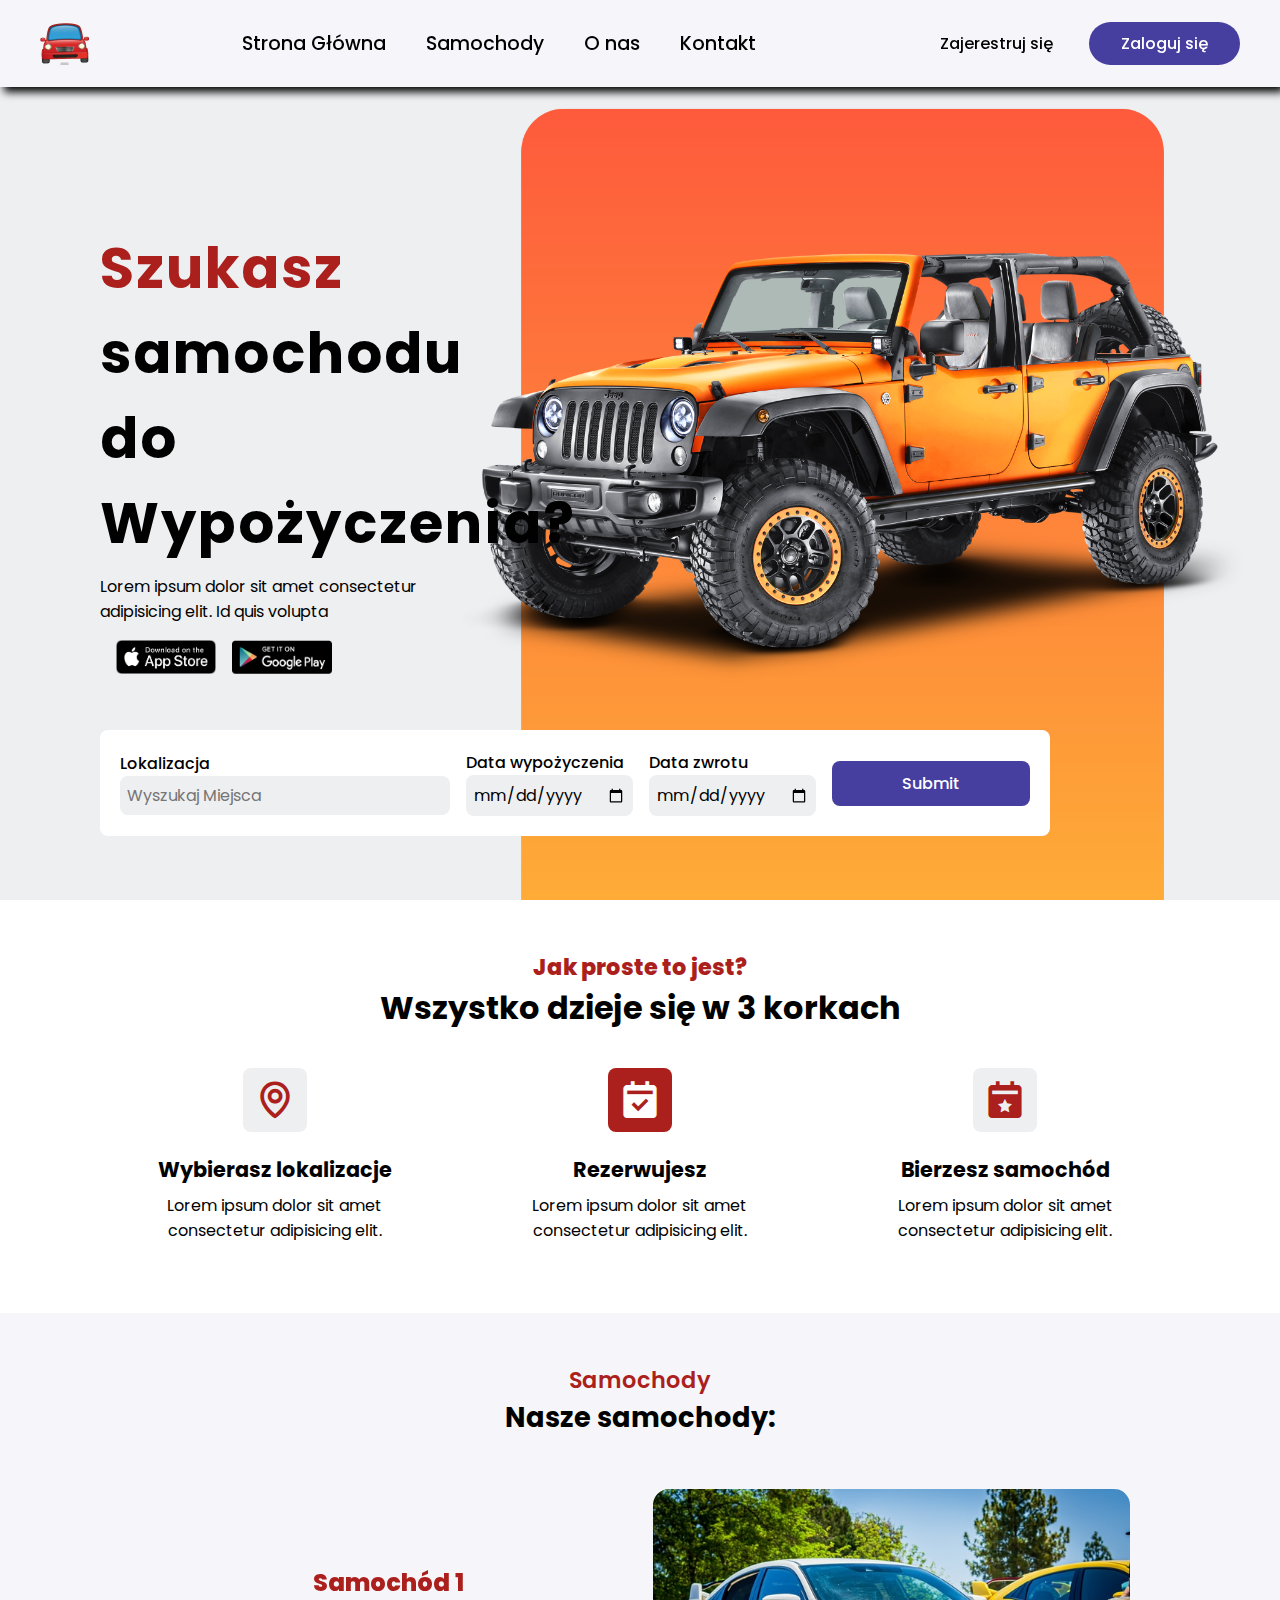
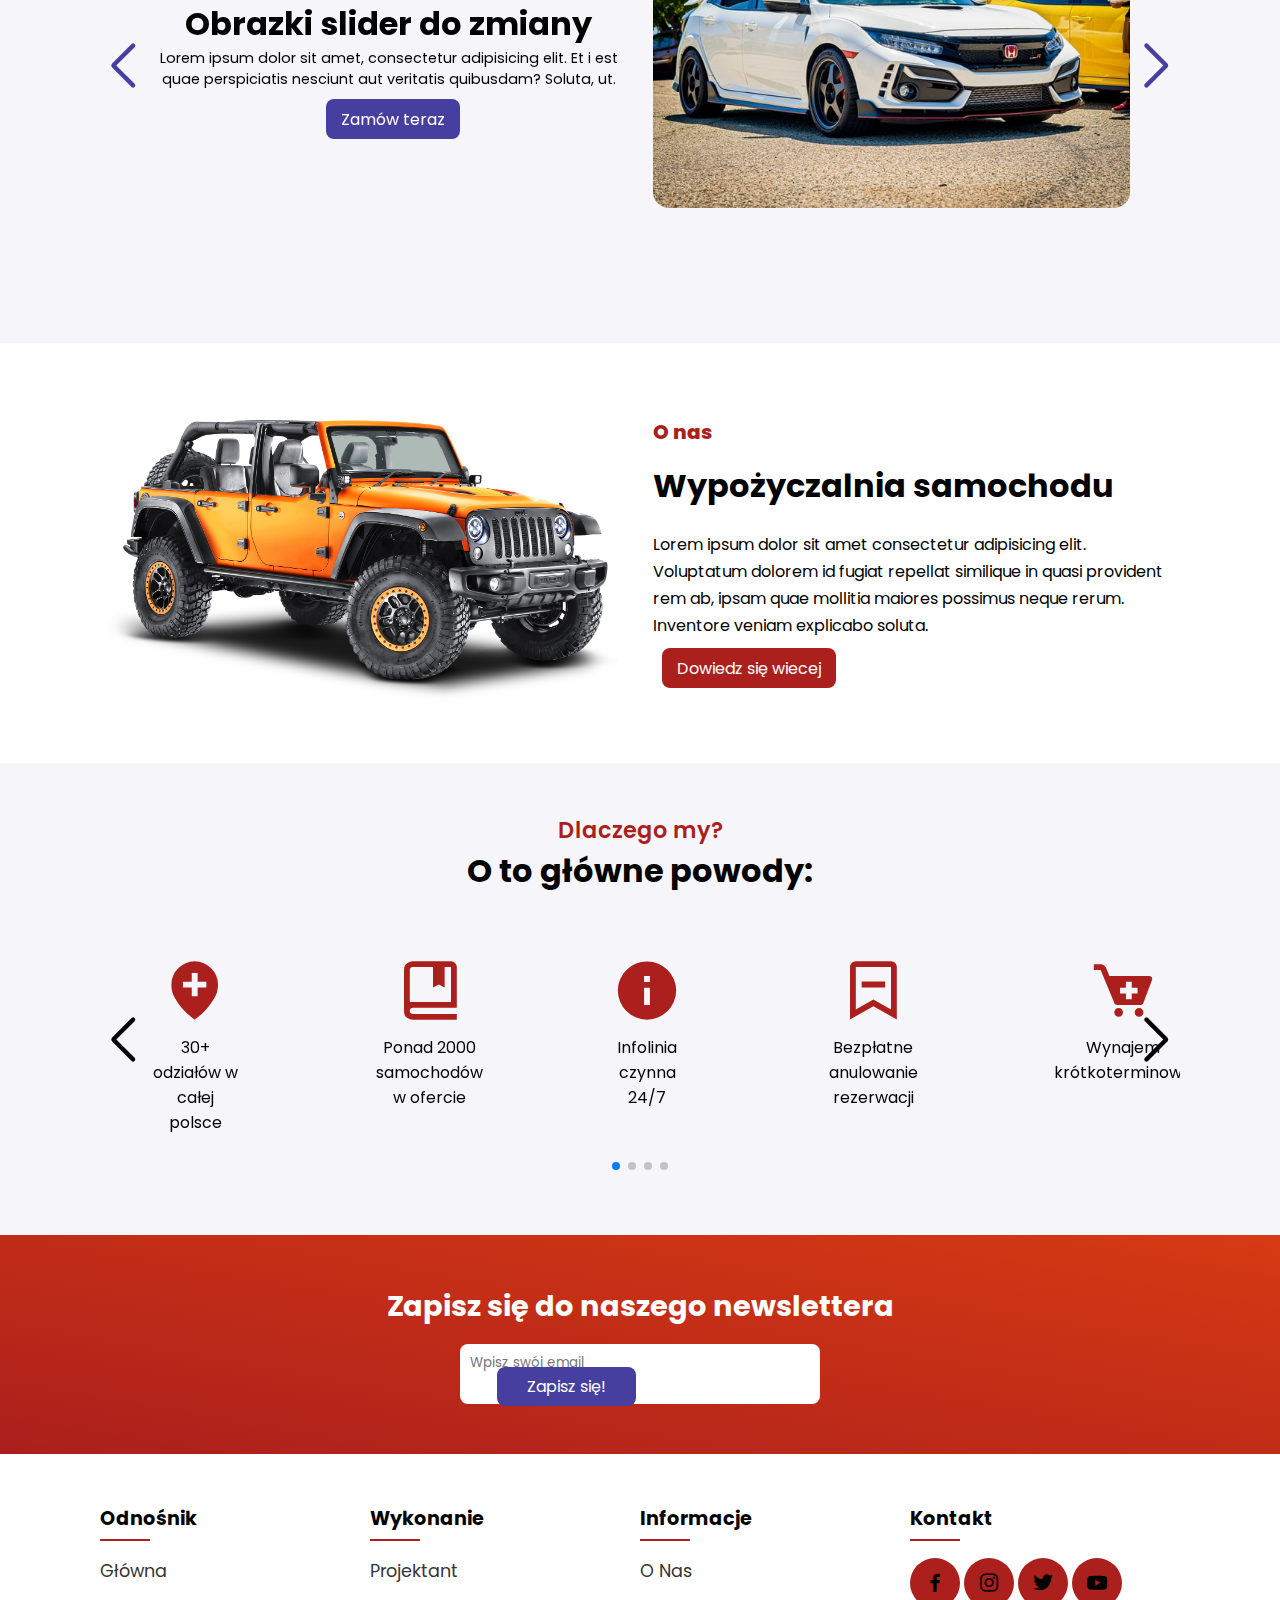
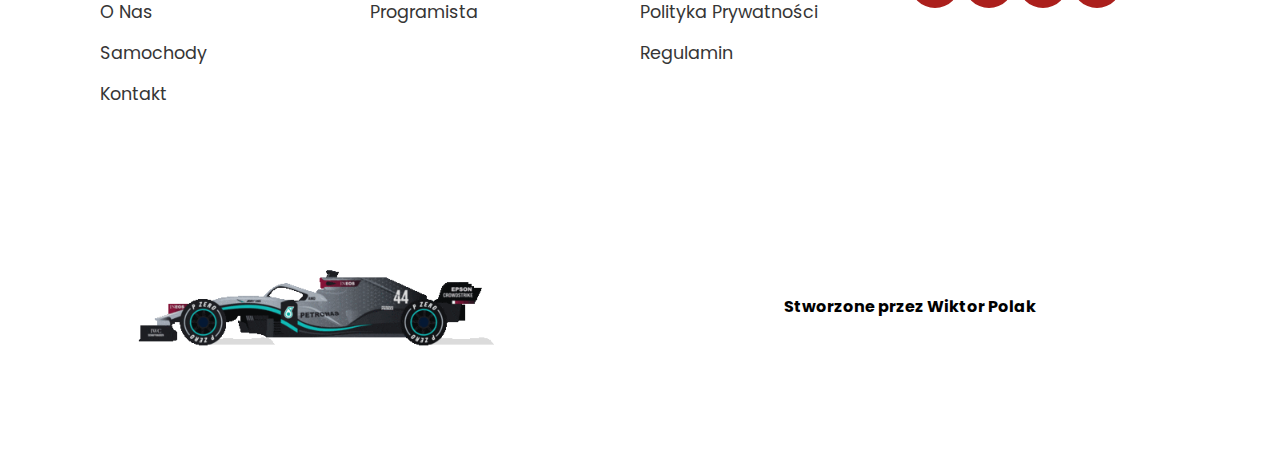
<file: index.html>
<!DOCTYPE html>
<html>
    <head>
        <meta charset="utf-8">
        <meta http-equiv="X-UA-Compatible" content="IE=edge">
        <title>Rental Cars</title>
        <meta name="description" content="">
        <meta name="viewport" content="width=device-width, initial-scale=1">
        <link rel="stylesheet" href="style.css">
        <link rel="stylesheet" href="https://cdn.jsdelivr.net/npm/swiper@10/swiper-bundle.min.css" />

        <link rel="preconnect" href="https://fonts.googleapis.com">
        <link rel="preconnect" href="https://fonts.gstatic.com" crossorigin>
        <link rel="stylesheet"
        href="https://cdn.jsdelivr.net/npm/boxicons@latest/css/boxicons.min.css">
        <link href="https://fonts.googleapis.com/css2?family=Poppins:ital,wght@0,200;0,300;0,400;0,500;0,700;0,800;0,900;1,100&display=swap" rel="stylesheet">
    </head>
    <body>
            <header>
                    <a class="logo" href="#"> <img src="img/200w.webp"></a>
                    <div class="bx bx-menu" id="menu-icon"></div>
                    <ul class="navbar">
                                    <li><a href="#home">Strona Główna</a></li>
                                    <li><a href="#cars">Samochody</a></li>
                                    <li><a href="#about">O nas</a></li>
                                    <li><a href="#cta">Kontakt</a></li>

            
                                </ul>
                                <div class="header-btn">
                                    <a href="loginpanel/register-page.html" class="sign-up">Zajerestruj się</a>
                                    <a href="loginpanel/login-page.html" class="sign-in">Zaloguj się</a>
                                </div>
            </header>   
            <section class="home" id="home">
                    <div class="text">
                        <h1><span>Szukasz</span> samochodu<br> do Wypożyczenia?</h1>
                        <p>Lorem ipsum dolor sit amet consectetur <br> adipisicing elit. Id quis volupta</p>
                            <div class="app-stores">
                                
                                <img src="img/ios.png">
                                <img src="img/512x512.png">
                            </div>
                    </div>
                            <div class="form-container">
                                <form action="">
                                    <div class="input-box">
                                        <span>Lokalizacja</span>
                                        <input type="search" name="" id="" placeholder="Wyszukaj Miejsca">
                                    </div>
                                    <div class="input-box">
                                        <span>Data wypożyczenia</span>
                                        <input type="date" name="" id="">
                                    </div>
                                    <div class="input-box">
                                        <span>Data zwrotu</span>
                                        <input type="date" name="" id="">
                                    </div>      
                              <input type="submit" name="" id="" class="btn">
                                </form>
                            </div>
               
            </section>
            <section class="info" id="info">
                <div class="heading-info">
                
                    <span> Jak proste to jest?</span>
                    <h1> Wszystko dzieje się w 3 korkach</h1>
                  
                </div> 
                <div class="info-container">
                    <div class="box">
                        <div class="box-icon">
                            <i class='bx bx-map'></i>
                        </div>
                        <h1>Wybierasz lokalizacje</h1>
                        <h2>Lorem ipsum dolor sit amet consectetur adipisicing elit. </h2>
                    </div>
                    <div class="box">
                        <div class="box-icon">
                            <i class='bx bxs-calendar-check'></i>
                        </div>
                        <h1>Rezerwujesz</h1>
                        <h2>Lorem ipsum dolor sit amet consectetur adipisicing elit. </h2>
                    </div>
                    <div class="box">
                        <div class="box-icon">
                            <i class='bx bxs-calendar-star'></i>
                        </div>
                        <h1>Bierzesz samochód</h1>
                        <h2>Lorem ipsum dolor sit amet consectetur adipisicing elit. </h2>
                </div>
            </section>


            <section class="cars" id="cars">
                <div class="heading">
                    <span> Samochody </span>
                        <h2> Nasze samochody:</h2>
                </div>
                <div class="swiper cars-silder">
                    <div class="swiper-wrapper wrapper">
                        <div class="swiper-slide slide">
                            <div class="content">
                                <span> Samochód 1</span>
                                <h2>Obrazki slider do zmiany</h2>
                                <p>Lorem ipsum dolor sit amet, consectetur adipisicing elit. Et i est quae perspiciatis nesciunt aut veritatis quibusdam? Soluta, ut.</p>
                                <a href="#" class="btn-slider" id="#home">Zamów teraz</a>
                            </div>
                            <div class="slide-image">
                                <img src="img/car1.jpg">
                            </div>
                        </div>
        
                        <div class="swiper-slide slide">
                            <div class="content">
                                <span>  Samochód  2 </span>
                                <h2>Obrazki slider do zmiany</h2>
                                <p>Lorem ipsum dolor sit amet, consectetur adipisicing elit. Et i est quae perspiciatis nesciunt aut veritatis quibusdam? Soluta, ut.</p>
                                <a href="#" class="btn-slider" id="#home">Zamów teraz</a>
                            </div>
                            <div class="slide-image">
                                <img src="img/car2.jpg">
                            </div>
                        </div>
        
                        <div class="swiper-slide slide">
                            <div class="content">
                                <span> Samochód 3 </span>
                                <h2>Obrazki slider do zmiany</h2>
                                <p>Lorem ipsum dolor sit amet, consectetur adipisicing elit. Et i est quae perspiciatis nesciunt aut veritatis quibusdam? Soluta, ut.</p>
                                <a href="#" class="btn-slider" id="#home">Zamów teraz</a>
                            </div>
                            <div class="slide-image">
                                <img src="img/car3.jpg">
                            </div>
                        </div>
        
                        <div class="swiper-slide slide">
                            <div class="content">
                                <span> Samochód 4 </span>
                                <h2>Obrazki slider do zmiany</h2>
                                <p>Lorem ipsum dolor sit amet, consectetur adipisicing elit. Et i est quae perspiciatis nesciunt aut veritatis quibusdam? Soluta, ut.</p>
                                <a href="#" class="btn-slider" id="#home">Zamów teraz</a>
                            </div>
                            <div class="slide-image">
                                <img src="img/car4.jpg">
                            </div>
                        </div>
        
                        <div class="swiper-slide slide">
                            <div class="content">
                                <span> Samochód 5 </span>
                                <h2>Obrazki slider do zmiany</h2>
                                <p>Lorem ipsum dolor sit amet, consectetur adipisicing elit. Et i est quae perspiciatis nesciunt aut veritatis quibusdam? Soluta, ut.</p>
                                <a href="#" class="btn-slider" id="#home">Zamów teraz</a>
                            </div>
                            <div class="slide-image">
                                <img src="img/car5.jpg">
                            </div>
                        </div>

                        <div class="swiper-slide slide">
                            <div class="content">
                                <span> Samochód 5 </span>
                                <h2>Obrazki slider do zmiany</h2>
                                <p>Lorem ipsum dolor sit amet, consectetur adipisicing elit. Et i est quae perspiciatis nesciunt aut veritatis quibusdam? Soluta, ut.</p>
                                <a href="#" class="btn-slider" id="#home">Zamów teraz</a>
                            </div>
                            <div class="slide-image">
                                <img src="img/car6.jpg">
                            </div>
                        </div>
                        
                    </div>
 
                    <div class="next swiper-button-next" id="next"></div>
                    <div class="prev swiper-button-prev" id="prev"></div>
                </div>
            </section>

            <section class="about" id="about">
                    <div class="about-img">
                        <img id="img" src="img//about.png">
                    </div>
                    <div class="about-text">
                        <span>O nas</span>
                            <h2>Wypożyczalnia samochodu</h2>
                            <p>Lorem ipsum dolor sit amet consectetur adipisicing elit. Voluptatum dolorem id fugiat repellat similique in quasi provident rem ab, ipsam quae mollitia maiores possimus neque rerum. Inventore veniam explicabo soluta.</p>
                            <a href="#" class="btn-about">Dowiedz się wiecej</a>
                        </div>

            </section>
            <section class="whyUs" id="whyUs">
                <div class="heading">
                        <span>Dlaczego my?</span>
                        <h1>O to główne powody:</h1>
                </div>
                    <div class="swiper whyUs-silder">
                        <div class="swiper-wrapper wrapper">
                           
                            <div class="swiper-slide slide">
                                <div class="content">
                                    <span><i class='bx bxs-location-plus'></i></span>
                                    <p>30+ odziałów w całej polsce</p>
                                </div>
                                
                             </div>

                             <div class="swiper-slide slide">
                                <div class="content">
                                    <span><i class='bx bx-book-bookmark'></i></span>
                                    <p>Ponad 2000 samochodów w ofercie</p>
                                </div>
                             </div>

                             <div class="swiper-slide slide">
                                <div class="content">
                                    <span><i class='bx bxs-info-circle'></i></span>
                                    <p>Infolinia czynna 24/7</p>
                                </div>
                             </div>


                             <div class="swiper-slide slide">
                                <div class="content">
                                    <span><i class='bx bx-bookmark-minus'></i></span>
                                    <p>Bezpłatne anulowanie rezerwacji</p>
                                </div>
                             </div>
                            
                             <div class="swiper-slide slide">
                                <div class="content">
                                    <span><i class='bx bxs-cart-add'></i></span>
                                    <p>Wynajem krótkoterminowy</p>
                                </div>
                             </div>

                             <div class="swiper-slide slide">
                                <div class="content">
                                    <span><i class='bx bxs-car'></i></span>
                                    <p>Samochody premium</p>
                                </div>
                             </div>

                             <div class="swiper-slide slide">
                                <div class="content">
                                    <span><i class='bx bx-check-circle'></i></span>
                                    <p>Lorem ipsum dolor sit amet.</p>
                                </div>
                             </div>

                             <div class="swiper-slide slide">
                                <div class="content">
                                    <span><i class='bx bx-check-circle'></i></span>
                                    <p>Lorem ipsum dolor sit amet.</p>
                                </div>
                             </div>


                        </div>
                        <div class="swiper-pagination"></div>
                        <div class="next swiper-button-next" id="whyusNext"></div>
                        <div class="prev swiper-button-prev" id="whyusPrev"></div>
                    </div>
                    
            </section>
            <section class="newsletter" id="newsletter">
                <h2>Zapisz się do naszego newslettera</h2>
                    <div class="box">
                        <input type="text" placeholder="Wpisz swój email">
                            <a href="#" class="btn">Zapisz się!</a>
                    </div>
            </section>

            <section class="cta" id="cta">
                <div class="footer">
                    <div class="main">
                        <div class="col">
                            <h4>Odnośnik</h4>
                            <ul>
                                <li><a href="#home">Główna</a></li>
                                <li><a href="About">O nas</a></li>
                                <li><a href="#">Samochody</a></li>
                                <li><a href="#">Kontakt</a></li>
                            </ul>
                        </div>
                        <div class="col">
                            <h4>Wykonanie</h4>
                            <ul>
                                <li><a href="#">Projektant</a></li>
                                <li><a href="#">Programista</a></li>
                            </ul>
                        </div>
                        <div class="col">
                            <h4>Informacje</h4>
                            <ul>
                                <li><a href="about">O nas </a></li>
                                <li><a href="#">Polityka prywatności</a></li>
                                <li><a href="#">Regulamin</a></li>
                            </ul>
                        </div>
                        <div class="col">
                            <h4>Kontakt</h4>
                            <div class="social">
                                <a href="#"><i class="bx bxl-facebook"></i></a>
                                <a href="#"><i class="bx bxl-instagram"></i></a>
                                <a href="#"><i class="bx bxl-twitter"></i></a>
                                <a href="#"><i class="bx bxl-youtube"></i></a>
                            </div>
                        </div>
                    </div>
                </div>
            </section>

            <section class="via">
                <div class="via-img">
                    <img id="img" src="img/giphy1.gif">
                </div>
                <div class="via-text">
                    <h4>Stworzone przez Wiktor Polak</h4>
                </div>
            </section>
















            <script src="https://cdn.jsdelivr.net/npm/swiper@10/swiper-bundle.min.js"></script>
            <script src="main.js" async defer></script>
    </body>
</html>
</file>
<file: style.css>
*{
    padding: 0;
    margin: 0;
    box-sizing: border-box;
    font-family:  'Poppins', sans-serif;
    scroll-behavior: smooth;
    list-style: none;
    text-decoration: none;

}

html::-webkit-scrollbar- {
    width: 0.5rem;
}
html::-webkit-scrollbar-track {
    background: transparent;
}
html::-webkit-scrollbar-thumb {
    background: var(--main-color);
    border-radius: 5rem;
}


:root{
    --main-color:#AB1F1C;
    --text-color:#010101;
    --bg-color: #ffffff;
    --bg-even-color:#f6f6fa;
    --header-color: #f6f6fa;
    --itmes-color: #473fa0;
    --big-font: 2.5rem;
    --h2-font: 1.25rem;
    --p-font: 0.9rem;
}

*::selection{
    background: var(--main-color);
    color: #fff;
}
body{

    color: var(--text-color);
    background-color: var(--bg-color);

}
section{
    padding: 50px 100px;

}


 /* -----------> START HEADER <---------------- */

 header{
    position: fixed;
    top: 0;
    right: 0;
    width: 100%;
    z-index: 1000;
    display: flex;
    align-items: center;
    justify-content: space-between;
    background: var(--header-color);
    padding: 15px 100px;
    filter:drop-shadow(4px 5px 4px var(--text-color));

 }
 .navbar{
    display: flex;
 }
 .navbar li{
    position: relative;
 }
 .navbar a{
    color: var(--text-color);
    font-size: 1.2rem;
    padding: 10px 20px;
    font-weight: 500;

 }
 .navbar a::after{
    content: '';
    width: 0;
    height: 3px;
    background: var(--main-color);
    position: absolute;
    bottom: -4px;
    left: 0;
    transition: 0.5s;
 }
 .navbar a:hover:after{
    width: 100%;
 }

 #menu-icon{
    font-size: 24px;
    cursor: pointer;
    z-index: 1001;
    display: none;
 }

 .header-btn a{
    padding: 10px 32px;
    color: var(--text-color);
    font-weight: 500;
 }
.header-btn .sign-in{
    background: var(--itmes-color);
    color: #fff;
    border-radius: 1.5rem;
    transition: 0.3s;

}
.header-btn .sign-in:hover{
    background: var(--main-color);

}
 
 .logo img{
    width: 50px;
    

}
/* -----------> END HEADER <---------------- */



/* -----------> START HOME <---------------- */

.home{
    width: 100%;
    min-height: 100vh;
    position: relative;
    background: url(img/Car\ Website\ –\ 1@2x.png);
    background-repeat: no-repeat;
    background-position: center right;
    background-size: cover;
    display: grid;
    align-items: center;
    grid-template-columns: repeat(2, 1fr);
}
.text h1{
    font-size: 3.5rem;
    letter-spacing: 2px;

}
.text span{
    color: var(--main-color);
    
}
.text p{
    margin: 00.5rem 0 1rem;
}
.app-stores{
    display: flex;
}

.app-stores img{
    width: 100px;
    margin-left: 1rem;
    cursor: pointer;

}
.form-container form{
    display: flex;
    flex-wrap: wrap;
    align-items: center;
    gap: 1rem;
    position: absolute;
    bottom: 4rem;
    left: 100px;
    background: #fff;
    padding: 20px;
    border-radius: 0.5rem;
}

.input-box{
    flex: 1 1 7rem;
    display: flex;
    flex-direction: column;

}
.input-box span{
    font-weight: 500;
}
.input-box input{
    padding: 7px;
    outline: none;
    border: none;
    background: #eeeff1;
    border-radius: 0.5rem;
    font-size: 1rem;
}

.form-container form .btn{
    flex: 1 1 7rem;
    padding: 10px 70px;
    border: none;
    border-radius: 0.5rem;
    background: var(--itmes-color);
    color: #fff;
    font-size: 1rem;
    font-weight: 500;
    transition: .3s;
}
.form-container form .btn:hover{
    background: var(--main-color);

}

/* -----------> END HOME <---------------- */
/* -----------> START INFO <---------------- */
.heading-info{
    text-align: center;
}

.heading-info span{
    color: var(--main-color);
    font-weight: 800;
    font-size: 1.4rem;
}
.heading-info h1{
    font-size: 2rem;
    color: var(--text-color);
    text-align: center;
}
.info-container{
    display: grid;
    grid-template-columns: repeat(auto-fit, minmax(250px, auto));
    grid-gap: 1rem;
    margin-top: 1rem;
}
.info-container .box{
    text-align: center;
    padding: 20px;
}
.box h1{
    font-size: 1.3rem;
    color: var(--text-color);
    text-align: center;
    margin: 1.4rem 0 0.5rem;
}
.box h2{
    font-size: 1rem;
    color: var(--text-color);
    text-align: center;
    font-weight: 400;

}
.box-icon i{
    font-size: 44px;
    padding: 10px;
    background: #eeeff1;
    border-radius: 0.5rem;
    color: var(--main-color);
}
.info-container .box .bx:hover,
.info-container .box .bxs-calendar-check{
    background: var(--main-color);
    color: #fff;
}

/* -----------> END INFO <---------------- */

/* -----------> START CARS <---------------- */

#cars{
    background-color: var(--bg-even-color);
}
.heading{
    text-align: center;

}
.heading span{
    color: var(--main-color);
    font-weight: 600;
    font-size: 1.4rem;
}
.heading h2{

    font-size: 1.7rem;


}
.btn-slider{

    display: inline-block;
    padding: 7.5px 15px;
    margin-left: 1vh;
    margin-top: 1vh;
    background: var(--itmes-color);
    color: var(--bg-color);
    border-radius: 0.5rem;
 }

.cars .cars-silder .slide{
    padding: 50px;
    display: grid;
    grid-template-columns: repeat(2, 1fr);
    grid-gap: 1.6rem;
    align-items: center; 
}
.cars .cars-silder .slide .content{
    flex: 1 1 45rem;
}
.cars .cars-silder .slide .slide-image{
    flex: 1 1 45rem;
    
}

.cars .cars-silder .slide .slide-image img{
    width: 100%;
    border-radius: 1rem;
    
}
.cars .cars-silder .slide .content span{
    color: var(--main-color);
    font-weight: 800;
    font-size: 1.5rem;
}
.cars .cars-silder .slide .content p{
    font-size: var(--p-font)
    
}
.cars .cars-silder .slide .content h2{
    font-size: var(--h2-font);

}
.next{
    font-weight: 800;

}
.prev{
    font-weight: 800;
}
#next{
    color: var(--itmes-color);
 }
 #prev{
    color: var(--itmes-color);
 }
/* -----------> END CARS <---------------- */
/* -----------> START ABOUT <---------------- */

.about{
    display: grid;
    grid-template-columns: repeat(2,1fr);
    grid-gap: 1.6rem;
    align-items: center;
}
.about-img img{
    max-width: 100%;
    width: 640px;
    height: auto;
}
.about-text span{
    color: var(--main-color);
    font-weight: 800;
    font-size: 1.25rem;
}
.about-text h2{
    font-size: var(--h2-font);
    margin: 0.9rem 0 1.3rem;
}
.about-text p{

    line-height: 1.7;
}
.about .btn-about{

    display: inline-block;
    padding: 7.5px 15px;
    margin-left: 1vh;
    margin-top: 1vh;
    background: var(--main-color);
    color: var(--bg-color);
    border-radius: 0.5rem;
    transition: .4s;
}
.btn-about:hover{
    transform: scale(1.1) translateY(5px);
    padding: 15px;
 }
/* -----------> END ABOUT <---------------- */
/* -----------> START WHYUS <---------------- */

#whyUs{
    background-color: var(--bg-even-color);
}

.whyUs .heading{
    text-align: center;
}
.whyUs .heading span{
    color: var(--main-color);
    font-weight: 600;
    font-size: 1.4rem;
}
.whyUs .heading h2{
    font-size: var(--h2-font);
}
.whyUs .whyUs-silder .slide{
    padding: 50px;
    display: grid;
    grid-template-columns: repeat(1, 2fr);
    grid-gap: 1.6rem;
    align-items: center;
}
.content{
text-align: center;
}
.whyUs .whyUs-silder .slide .content{
    flex: 1 1 45rem;
}
.whyUs .whyUs-silder .slide .content p{
    font-size: 1rem;
    font-weight: 400;
}
.whyUs .whyUs-silder .slide .content i{
    background-color: var(--bg-even-color);
    font-size: 70px;
    padding: 10px;
    border-radius: 1rem;
    color: var(--main-color);

    
}
.whyUs .whyUs-silder .slide .content .bx:hover{
    color: #878788;
}
#whyusNext{
    color: #010101;
}
#whyusPrev{
    color: #010101;
}

/* -----------> END WHYUS <---------------- */

/* -----------> START newsletter <---------------- */

.newsletter{
    background: linear-gradient(to top right, #AB1F1C, #d73a13);
    display: flex;
    flex-direction: column;
    align-items: center;
}
.newsletter h2{
    color: #fff;
    font-size: 1.8rem;
}
.newsletter .box{

    margin-top: 1rem;
    background: #fff;
    border-radius: 0.5rem;
    padding: 5px 10px;
    width: 360px;
    justify-content: space-between;
}
.newsletter .box input{
    border: none;
    outline: none;
}
.newsletter .box .btn{
    background: #473fa0;
    color: #fff;
    padding: 8px 30px;
    border-radius: 0.5rem;
    margin-left: 8%;

}

/* -----------> END NEWSLETTER <---------------- */
/* -----------> START FOOTER <---------------- */

.main{
    display: flex;
    flex-wrap: wrap;
}

.col{
    width: 25%;
}
.col h4{
    font-size: 1.2rem;
    color: var(--text-color);
    margin-bottom: 25px;
    position: relative;

}

.col h4::before{
    content: "";
    position: absolute;
    height: 2px;
    width: 50px;
    left: 0;
    bottom: -8px;
    background: var(--main-color);
}
.col ul li:not(:last-child){
    margin-bottom: 15px;

}

.col ul li a{
    color: #363636;
    font-size: 1.1rem;
    display: block;
    text-transform: capitalize;
    transition: .4s;

}
.col ul li a:hover{
    color: var(--itmes-color);
    transform: translateX(-12px);
}
.col .social a{
    height: 50px;
    width: 50px;
    background: var(--main-color);
    color: var(--text-color);
    display: inline-flex;
    align-items: center;
    justify-content: center;
    font-size: 1.5rem;
    border-radius: 50%;
    transition: .4s;

}

.col .social a:hover{
    transform: scale(1.2);
    color: var(--bg-color);
    background-color: var(--text-color);

}
.via{
    display: grid;
    grid-template-columns: repeat(2,1fr);
    grid-gap: -1rem;
    place-items: center;


}
.via .via-img img{

    width: 80%;
}

/* -----------> END FOOTER <---------------- */
/* -----------> START MEDIA QUERY <---------------- */

@media (max-width: 1560px) {
    header{
        padding: 15px 40px;
    }
    :root{
        --big-font: 3.5rem;
        --h2-font: 2rem;
    }
  }
  @media only screen and (max-width: 1140px) {
    section{
        padding: 50px 8%;
    }

    #menu-icon{
        display: initial;
        color: var(--text-color);

    }
    header .navbar{
        position: absolute;
        top: -400px;
        left: 0;
        right: 0;
        display: flex;
        flex-direction: column;
        text-align: center;
        background: var(--bg-even-color);
        transition: .3s;

    }
    header .navbar.active{
        top: 70px;
    }
    .navbar a {
        padding: 1.5rem;
        display: block;

    }
    .home{
        padding: 80px 50px;
    }
    .form-container form{
        padding: 10px 10px;
        margin-left: -4%;
        margin-bottom: -2%;
    }
    .col{
        width: 50%;
        margin-bottom: 10px;

    }
    .cta h2{
        width: 90%;
        margin-left: 7%;
        
    }
    .cta a{
        width: 50%;

    }

  }

@media (max-width: 991px) {
    header{
        padding: 18px 40px;
    }
    section{
        padding: 50px 40px;
    }
}
@media (max-width: 811px) {
    .home{
        background-position: left;
    }
    .form-container form{
        bottom: 0.2rem;
        left: 40px;
    }
    .cars .cars-silder .slide{
        grid-template-columns: 1fr;
    }


}
@media (max-width: 768px) {
    header{
        padding: 11px 40px;
    }
    #menu-icon{
        display: initial;
    }
    .sign-up{
        display: none;
    }
    .text h1{
        font-size: 2.5rem;
    }
    .home{
        grid-template-columns: 1fr;
    }
    .form-container form{
        position: unset;
    }

    .about{
        grid-template-columns: 1fr;
        text-align: center;
    }
    .heading span{
        font-size: 0.9rem;
        font-weight: 600;
    }
    .heading h1{
        font-size: 1.3rem;
    }
    .col{
        width: 50%;
        margin-bottom: 10px;

    }

    .cta h2{
        width: 90%;
        margin-left: 7%;
        
    }
    .cta a{
        width: 50%;

}
.whyUs .whyUs-silder .slide{
    grid-template-columns: 1fr;

}
}
@media (max-width: 568px) {
    .newsletter .box{
        width: 284px;
    }
    .newsletter .box .btn{
        padding: 5px 10px;
        margin-left: -3%;
    }
    .home{
        padding: 80px 20px;
    }
    .form-container{
        padding-top: 2rem;
    }
    .whyUs .whyUs-silder .slide{
        grid-template-columns: 1fr;
    
    }
}

@media (max-width: 350px) {
    header{
        padding: 6px 14px;
    }
    .logo img{
        width: 30%;
    }
    section{
        padding: 50px 14px;
    }
    .header-btn .sign-in{
        padding: 5px 10px;
        font-size: 10px;
        font-weight: 400;
    }
    .text h1{
        font-size: 2rem;
    
    }
    .form-container{
        padding: 2rem;

    }
    #menu-icon{
        margin-left: -40%;
    }
    
    
}
</file>
